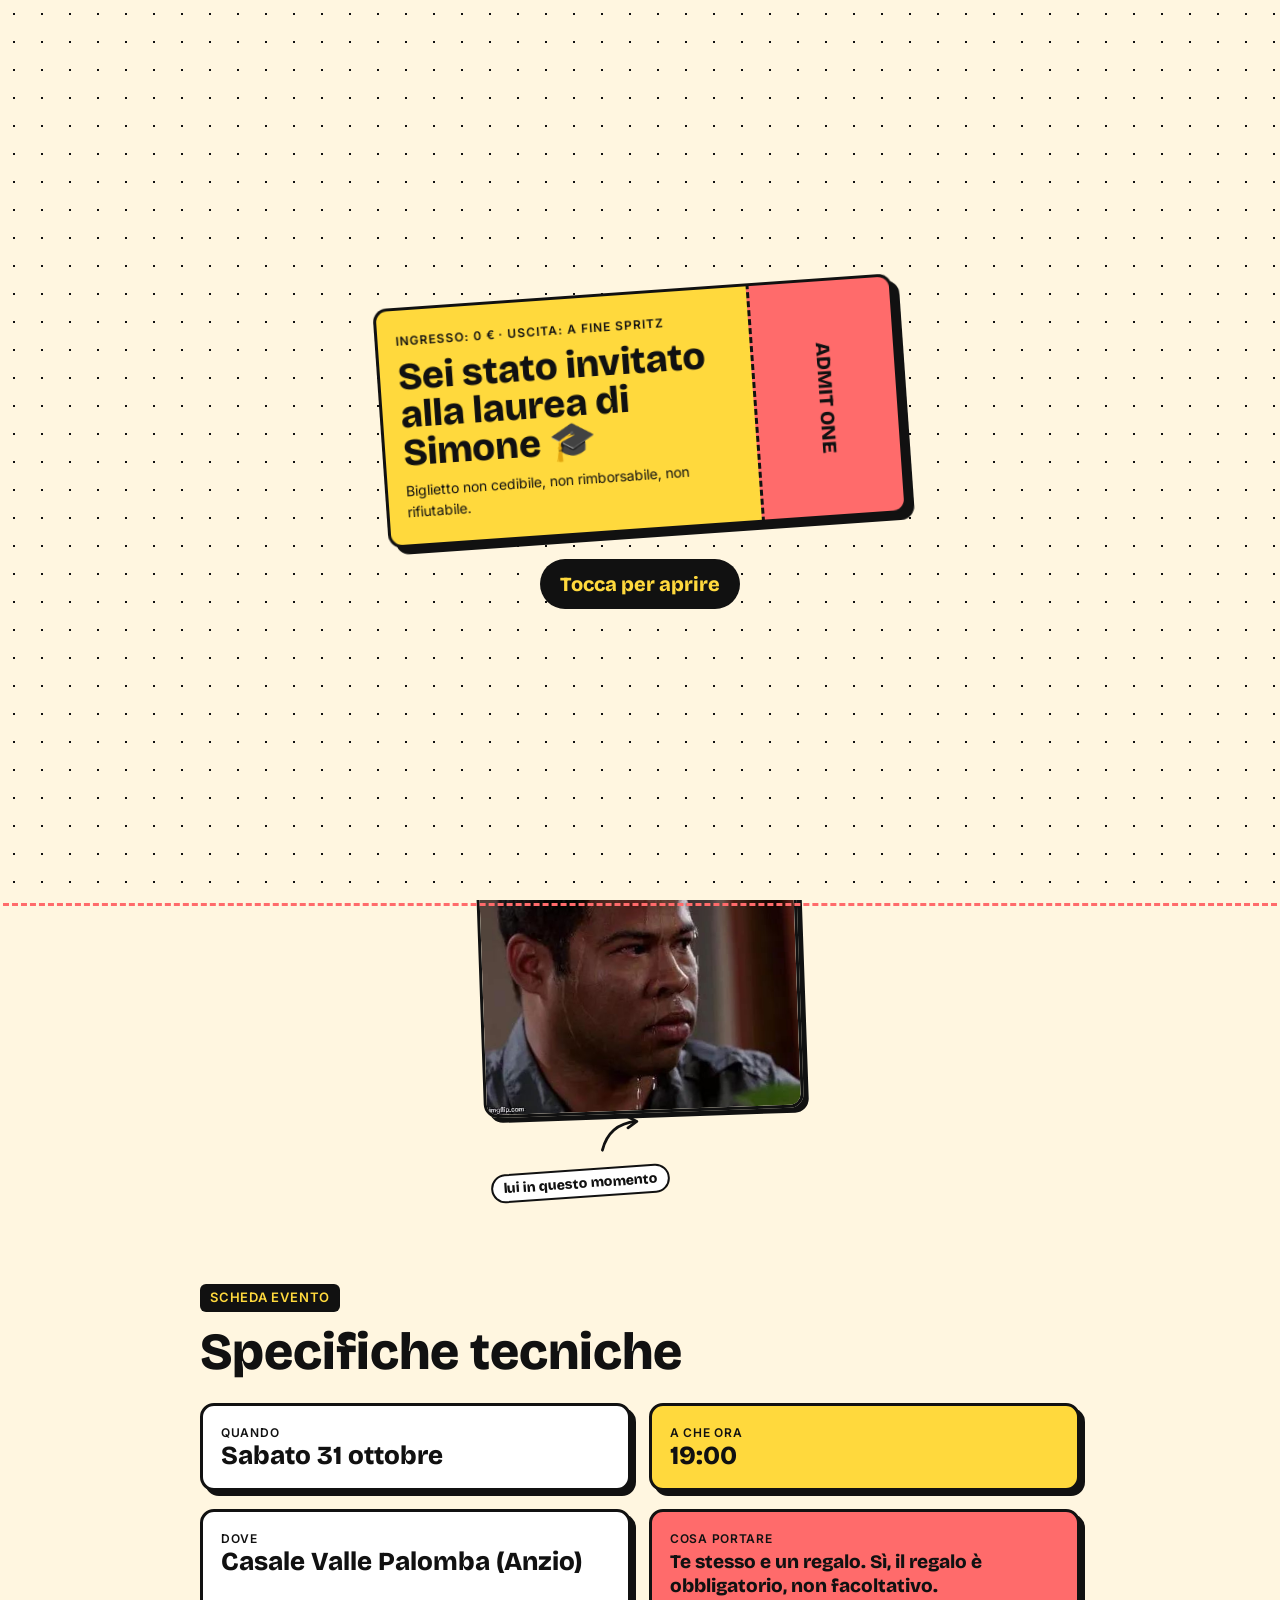
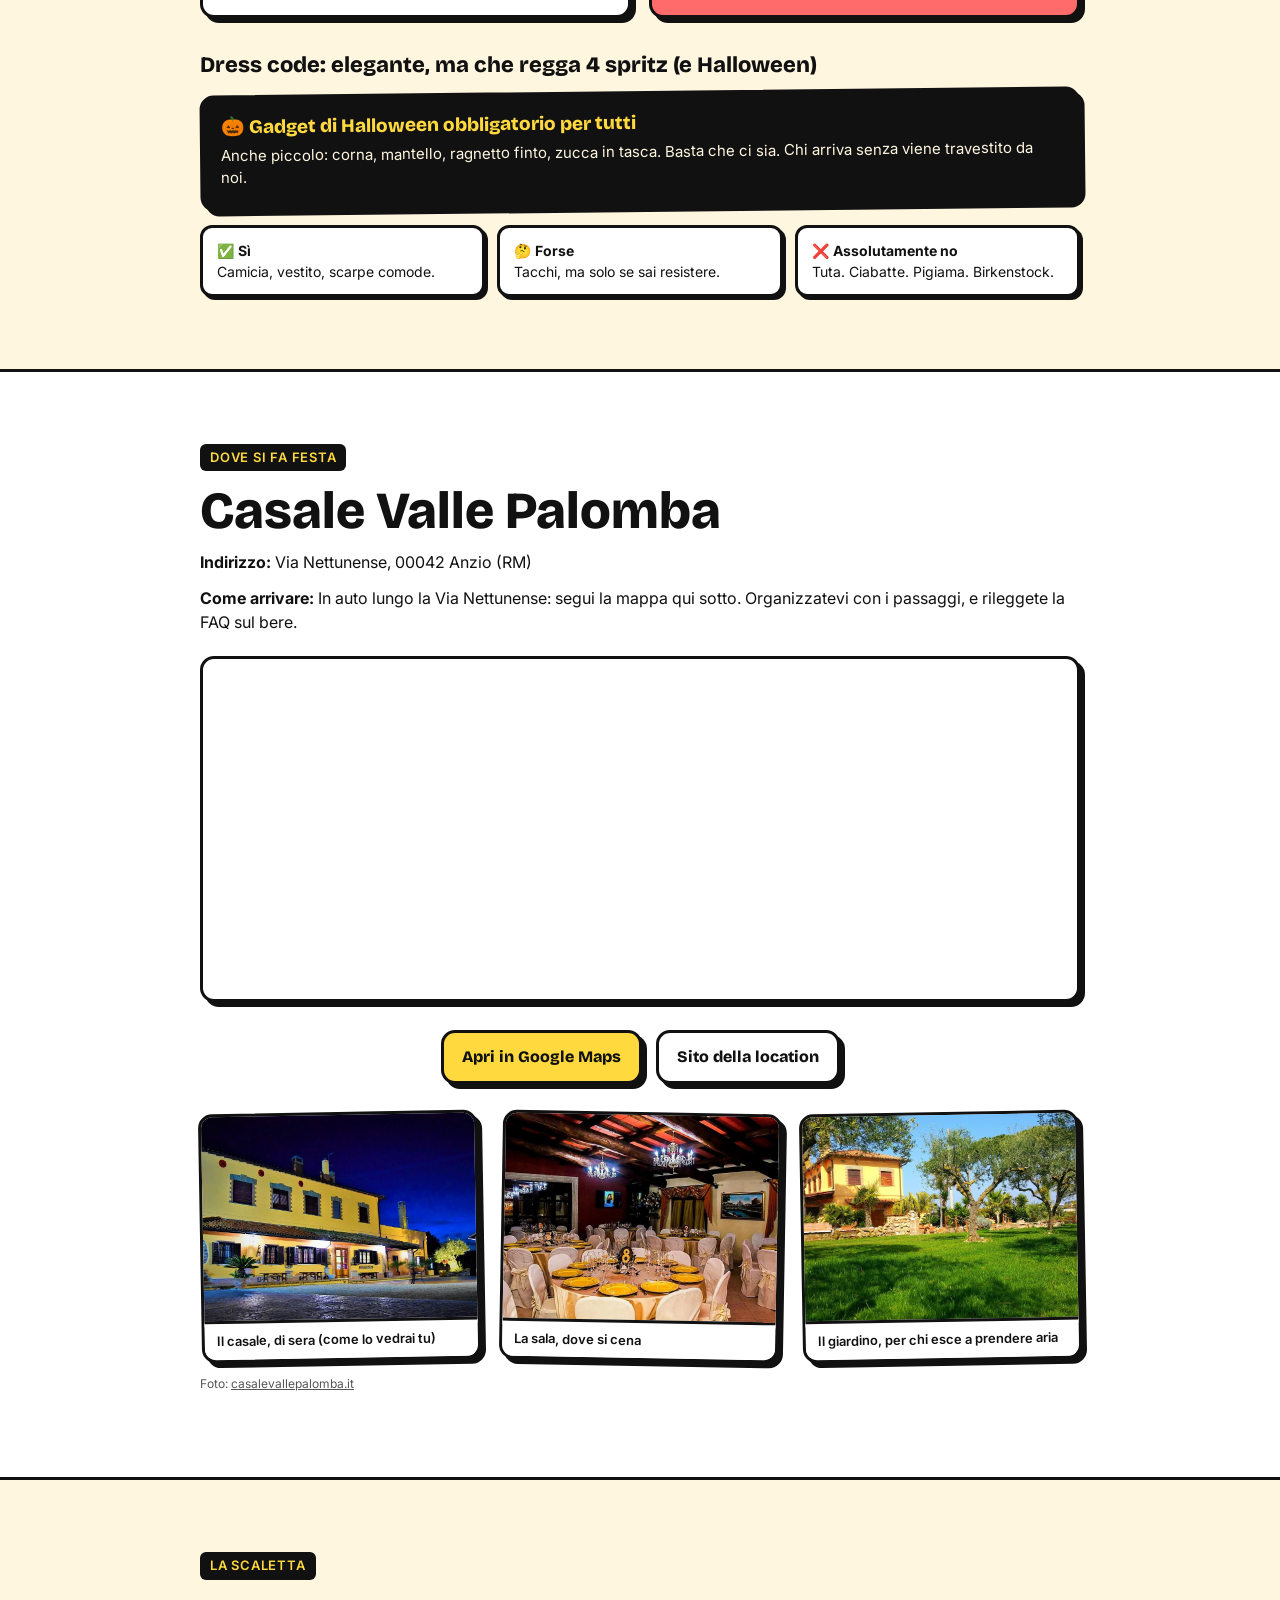
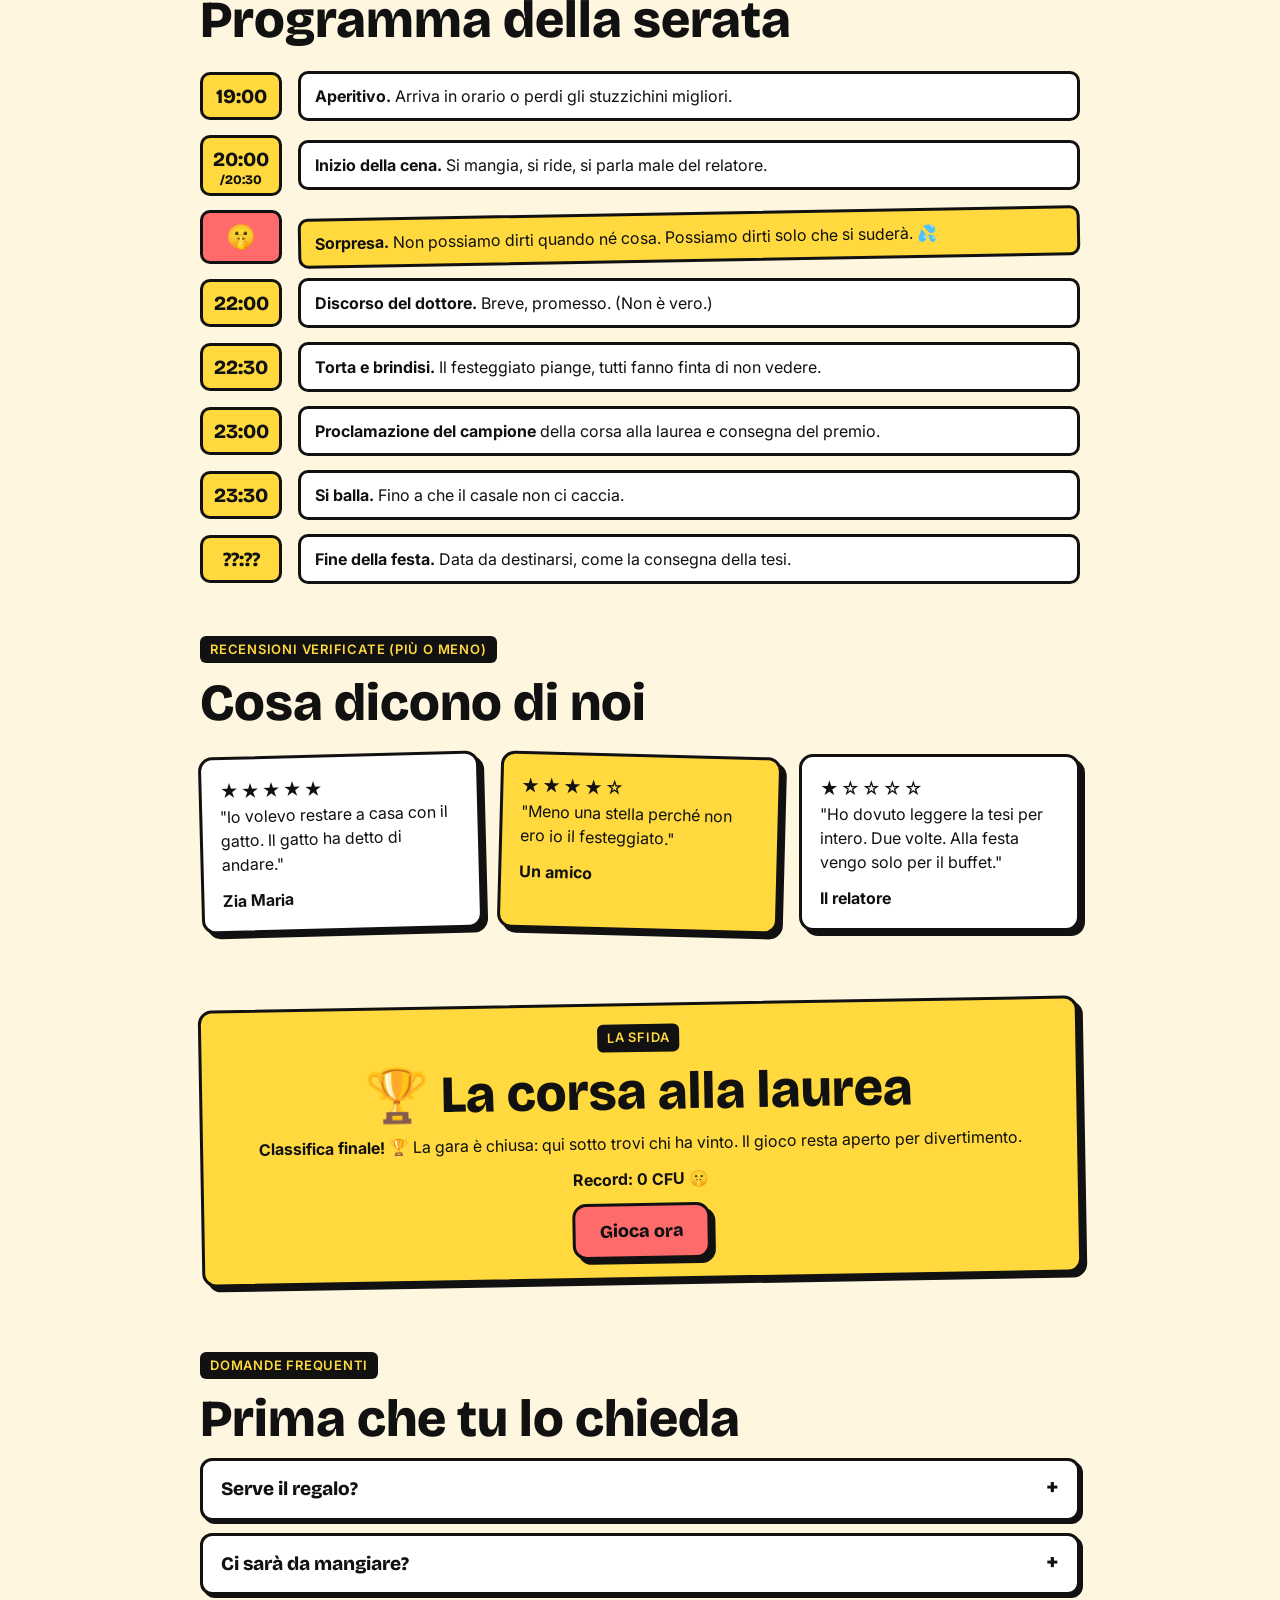
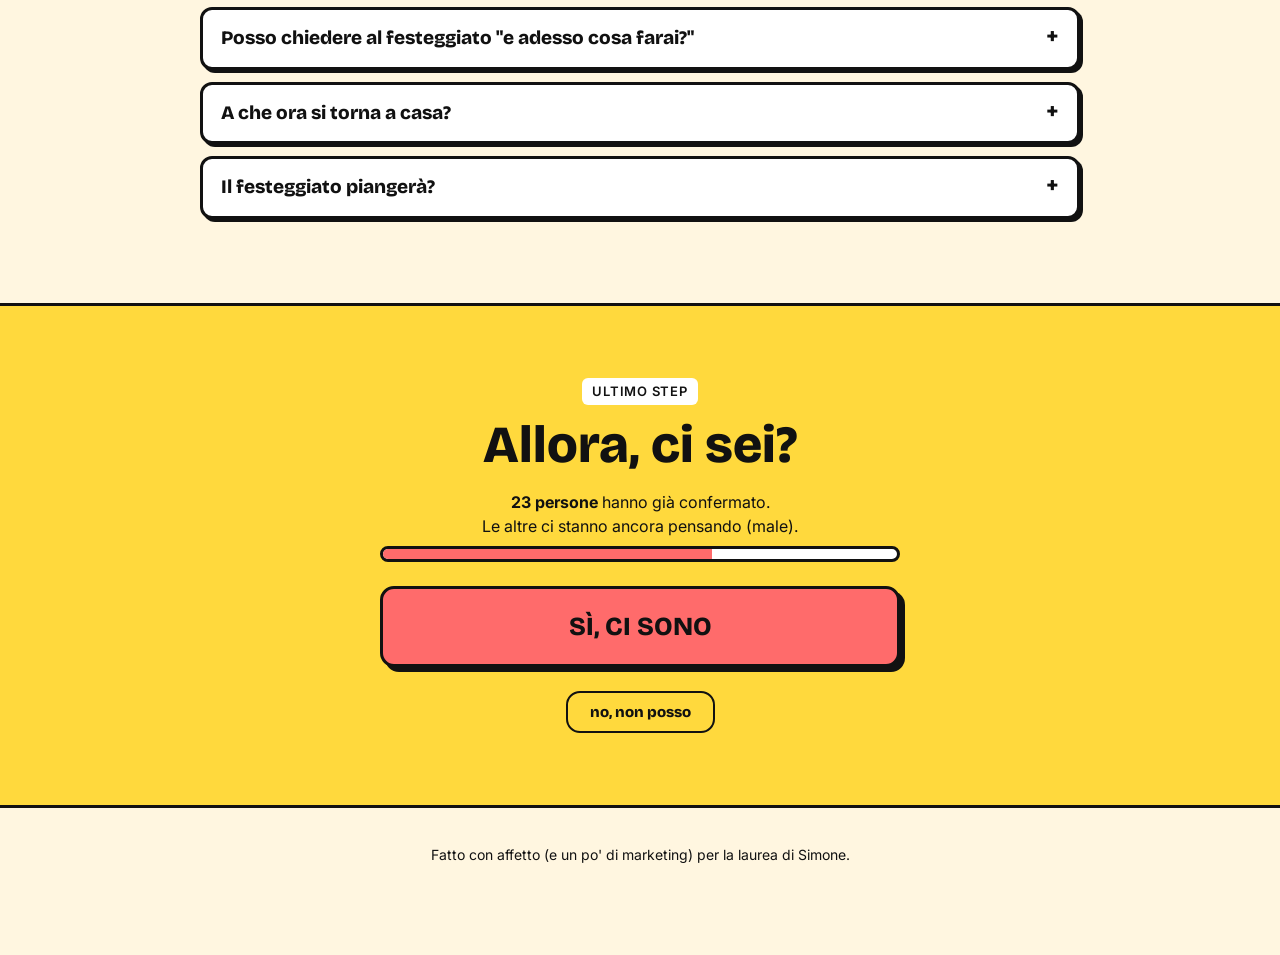
<file: index.html>
<!doctype html>
<html lang="it">
<head>
  <meta charset="utf-8">
  <meta name="viewport" content="width=device-width, initial-scale=1">
  <title>Sei invitato alla laurea di Simone</title>
  <meta name="description" content="Festa di laurea di Simone: sabato 31 ottobre, ore 19:00, Casale Valle Palomba (Anzio). Conferma la presenza prima che il festeggiato si offenda.">
  <meta name="robots" content="noindex, nofollow">
  <meta name="theme-color" content="#FFD93D">
  <!-- Anteprima del link su WhatsApp, Instagram, Telegram -->
  <meta property="og:type" content="website">
  <meta property="og:url" content="https://simonefusco2001.github.io/festa-laurea/">
  <meta property="og:title" content="🎓 Sei stato invitato alla laurea di Simone">
  <meta property="og:description" content="Sabato 31 ottobre, ore 19:00, Casale Valle Palomba (Anzio). Festa a tema Halloween. Apri il biglietto, conferma entro il 23 ottobre e sfida gli altri alla corsa alla laurea: chi fa più punti vince un premio.">
  <meta property="og:image:alt" content="Biglietto giallo: sei stato invitato alla laurea di Simone, sabato 31 ottobre ore 19:00 ad Anzio">
  <meta property="og:image" content="https://simonefusco2001.github.io/festa-laurea/og-image.png?v=59">
  <meta property="og:image:width" content="1200">
  <meta property="og:image:height" content="630">
  <meta property="og:locale" content="it_IT">
  <meta name="twitter:card" content="summary_large_image">
  <link rel="icon" href="data:image/svg+xml,<svg xmlns='http://www.w3.org/2000/svg' viewBox='0 0 100 100'><text y='.9em' font-size='90'>🎓</text></svg>">
  <link rel="apple-touch-icon" href="apple-touch-icon.png">
  <link rel="preconnect" href="https://fonts.googleapis.com">
  <link rel="preconnect" href="https://fonts.gstatic.com" crossorigin>
  <link href="https://fonts.googleapis.com/css2?family=Bricolage+Grotesque:opsz,wght@12..96,500;12..96,800&family=Inter:wght@400;600&display=swap" rel="stylesheet">
  <link rel="stylesheet" href="css/style.css?v=59">
</head>
<body class="locked">

  <!-- Schermata d'ingresso: il biglietto -->
  <div id="splash" role="button" tabindex="0" aria-label="Apri l'invito">
    <div class="ticket" aria-hidden="true">
      <div class="ticket__main">
        <div class="ticket__label">Ingresso: 0 € · Uscita: a fine spritz</div>
        <div class="ticket__title">Sei stato invitato alla laurea di <span data-f="nome">Simone</span> 🎓</div>
        <p class="ticket__sub">Biglietto non cedibile, non rimborsabile, non rifiutabile.</p>
      </div>
      <div class="ticket__stub"><span>ADMIT ONE</span></div>
    </div>
    <div class="splash__hint">Tocca per aprire</div>
  </div>

  <!-- Minigioco: si apre dopo il biglietto e dalla sezione "La sfida" -->
  <div id="game" class="game" hidden role="dialog" aria-modal="true" aria-labelledby="game-title">
    <div class="game__inner">
      <div class="game__topbar">
        <button class="game__top-skip" id="g-close-top" type="button">Salta e vai all'invito ✕</button>
      </div>
      <span class="kicker">Minigioco a premi</span>
      <h2 id="game-title">🏆 La corsa alla laurea</h2>
      <div class="game__stage" id="game-stage">
        <canvas id="game-canvas"></canvas>
        <div class="game__hud"><span>CFU <b id="g-score">0</b></span><span>Record <b id="g-best">0</b></span></div>

        <div class="game__panel" id="g-start">
          <p class="tuto__title">Come si gioca</p>
          <ul class="tuto">
            <li><span class="ico">👆</span><span>Tocca lo schermo per <b>saltare</b> prof, esami e KPI</span></li>
            <li><span class="ico">🌿</span><span>Le <b>corone d'alloro</b> rotolano: salta un attimo prima</span></li>
            <li><span class="ico">📩</span><span>Le <b>DEADLINE</b> sono appese: non si scavalcano, resta a terra e passaci sotto</span></li>
            <li><span class="ico">📈</span><span>Più CFU fai, più si complica (piano piano)</span></li>
          </ul>
          <button class="btn" id="g-play" type="button">Ho capito, gioca</button>
        </div>

        <div class="game__panel" id="g-over" hidden>
          <h3 id="g-over-title">Bocciato!</h3>
          <p>Hai fatto <b id="g-final">0</b> CFU.</p>
          <p class="game__how" id="g-status" role="status">🏆 Il punteggio più alto vince un premio alla festa!</p>
          <div class="game__btns">
            <button class="btn btn--small" id="g-retry" type="button">Riprova</button>
            <button class="btn btn--white btn--small" id="g-exit" type="button">Apri l'invito</button>
          </div>
        </div>
      </div>
      <form id="g-name-form" class="game__name box" hidden>
        <label for="g-nome">Entra in classifica: scrivi nome e cognome</label>
        <input id="g-nome" name="nome" type="text" autocomplete="name" autocapitalize="words" placeholder="Nome Cognome">
        <button class="btn btn--yellow btn--small" type="submit">Salva il mio punteggio</button>
      </form>
      <p class="game__prize">🔒 <b>La gara è chiusa.</b> Puoi ancora giocare per divertimento, ma i punteggi non vengono più salvati. Il vincitore sarà proclamato alla festa.</p>
      <div class="board" data-board-box hidden>
        <h3>Classifica del campionato</h3>
        <ol data-board="10"></ol>
      </div>
      <button class="game__skip" id="g-close" type="button">Salta il gioco e apri l'invito →</button>
    </div>
  </div>

  <nav class="nav" aria-label="Principale">
    <a class="nav__logo" href="#home">🎓</a>
    <div class="nav__links" id="nav-links">
      <a class="nav__link" href="#info">Info</a>
      <a class="nav__link" href="#location">Location</a>
      <a class="nav__link" href="#programma">Programma</a>
      <a class="nav__link" href="#sfida">Gioca</a>
      <a class="nav__link" href="#faq">FAQ</a>
    </div>
    <a class="nav__cta" href="#rsvp">Ci sono!</a>
    <button class="nav__toggle" type="button" aria-label="Menu" aria-expanded="false" aria-controls="nav-links">☰</button>
  </nav>

  <main>
    <!-- HERO -->
    <section class="hero" id="home">
      <div class="stickers">
        <div class="sticker-wrap sticker-wrap--a">
          <span class="sticker-note">il festeggiato</span>
          <svg class="sticker-arrow" viewBox="0 0 60 50" aria-hidden="true"><path d="M8 6 C 14 30, 30 40, 50 42"/><path d="M40 34 L 51 42 L 39 48"/></svg>
          <div class="sticker sticker--a"><img src="img/sticker-simone-bastone.png" alt="Simone con il bastone del viandante"></div>
        </div>
        <div class="sticker-wrap sticker-wrap--b">
          <span class="sticker-note">sempre lui, giuro</span>
          <svg class="sticker-arrow" viewBox="0 0 60 50" aria-hidden="true"><path d="M52 6 C 46 30, 30 40, 10 42"/><path d="M20 34 L 9 42 L 21 48"/></svg>
          <div class="sticker sticker--b"><img src="img/sticker-simone-corona.png" alt="Simone con la coroncina da principessa"></div>
        </div>
      </div>
      <div class="wrap">
        <p class="eyebrow">🎓 Sei invitato alla mia <b>festa di laurea</b></p>
        <h1><span data-f="nome">Simone</span> diventa Dottore.
          <span class="again">(di nuovo)<img class="meme-sticker" src="img/meme-di-nuovo.jpg" alt="Meme di DiCaprio che ride col bicchiere in mano"></span>
        </h1>
        <p class="lead"><mark class="when"><span data-f="dataLabel">Sabato 31 ottobre</span>, ore <span data-f="ora">19:00</span></mark><br>Tu puoi diventare "quello che c'era".</p>
        <a class="btn btn--big" href="#rsvp">Ci sono, ovviamente</a>
        <p class="urgency">⏳ Ultimi posti disponibili: offerta valida entro il <b data-f="scadenzaRisposte">23 ottobre</b></p>
        <div class="countdown" aria-label="Conto alla rovescia">
          <div><b id="cd-d">--</b>giorni</div>
          <div><b id="cd-h">--</b>ore</div>
          <div><b id="cd-m">--</b>min</div>
          <div><b id="cd-s">--</b>sec</div>
        </div>
        <p class="ansia">Il festeggiato è già in ansia.</p>
        <div class="ansia-wrap">
          <span class="sticker-note">lui in questo momento</span>
          <svg class="sticker-arrow" viewBox="0 0 60 50" aria-hidden="true"><path d="M8 6 C 14 30, 30 40, 50 42"/><path d="M40 34 L 51 42 L 39 48"/></svg>
          <img class="meme-ansia" src="img/meme-ansia.jpg" alt="Meme dell'uomo che suda freddo">
        </div>


      </div>
    </section>

    <!-- INFO -->
    <section id="info">
      <div class="wrap">
        <span class="kicker">Scheda evento</span>
        <h2>Specifiche tecniche</h2>
        <div class="grid">
          <div class="box"><span class="k">Quando</span><span class="v" data-f="dataLabel">Sabato 31 ottobre</span></div>
          <div class="box box--yellow"><span class="k">A che ora</span><span class="v" data-f="ora">19:00</span></div>
          <div class="box box--wide"><span class="k">Dove</span><span class="v"><span data-f="locNome">Casale Valle Palomba</span> (Anzio)</span></div>
          <div class="box box--coral box--wide"><span class="k">Cosa portare</span><span class="v v--long">Te stesso e un regalo. Sì, il regalo è obbligatorio, non facoltativo.</span></div>
        </div>
        <h3 style="margin-top:36px">Dress code: elegante, ma che regga 4 spritz (e Halloween)</h3>
        <div class="box box--ink halloween"><span class="halloween__title">🎃 Gadget di Halloween obbligatorio per tutti</span>Anche piccolo: corna, mantello, ragnetto finto, zucca in tasca. Basta che ci sia. Chi arriva senza viene travestito da noi.</div>
        <div class="dress">
          <div>✅ <b>Sì</b><br>Camicia, vestito, scarpe comode.</div>
          <div>🤔 <b>Forse</b><br>Tacchi, ma solo se sai resistere.</div>
          <div>❌ <b>Assolutamente no</b><br>Tuta. Ciabatte. Pigiama. Birkenstock.</div>
        </div>
      </div>
    </section>

    <!-- LOCATION -->
    <section id="location" style="background:var(--white);border-top:var(--border);border-bottom:var(--border)">
      <div class="wrap">
        <span class="kicker">Dove si fa festa</span>
        <h2 data-f="locNome">[Nome location]</h2>
        <p><b>Indirizzo:</b> <span data-f="locIndirizzo">[Via Roma 1, Milano]</span></p>
        <p><b>Come arrivare:</b> <span data-f="locArrivare">[Metro, parcheggio, ecc.]</span></p>
        <div class="map">
          <iframe id="map" title="Posizione della festa sulla mappa" loading="lazy" referrerpolicy="no-referrer-when-downgrade"></iframe>
        </div>
        <div class="loc-btns">
          <a class="btn btn--yellow" id="map-link" href="#" target="_blank" rel="noopener">Apri in Google Maps</a>
          <a class="btn btn--white" href="https://www.casalevallepalomba.it/" target="_blank" rel="noopener">Sito della location</a>
        </div>
        <div class="loc-photos">
          <figure class="photo"><img src="img/location-casale-sera.jpg" alt="Il Casale Valle Palomba illuminato di sera" loading="lazy"><figcaption>Il casale, di sera (come lo vedrai tu)</figcaption></figure>
          <figure class="photo"><img src="img/location-sala.jpg" alt="La sala interna del casale apparecchiata" loading="lazy"><figcaption>La sala, dove si cena</figcaption></figure>
          <figure class="photo"><img src="img/location-giardino.jpg" alt="Il giardino del casale" loading="lazy"><figcaption>Il giardino, per chi esce a prendere aria</figcaption></figure>
        </div>
        <p class="credits">Foto: <a href="https://www.casalevallepalomba.it/" target="_blank" rel="noopener">casalevallepalomba.it</a></p>
      </div>
    </section>

    <!-- PROGRAMMA -->
    <section id="programma">
      <div class="wrap">
        <span class="kicker">La scaletta</span>
        <h2>Programma della serata</h2>
        <ul class="timeline">
          <li><span class="t">19:00</span><span class="d"><b>Aperitivo.</b> Arriva in orario o perdi gli stuzzichini migliori.</span></li>
          <li><span class="t">20:00<small>/20:30</small></span><span class="d"><b>Inizio della cena.</b> Si mangia, si ride, si parla male del relatore.</span></li>
          <li class="surprise"><span class="t">🤫</span><span class="d"><b>Sorpresa.</b> Non possiamo dirti quando né cosa. Possiamo dirti solo che si suderà.&nbsp;💦</span></li>
          <li><span class="t">22:00</span><span class="d"><b>Discorso del dottore.</b> Breve, promesso. (Non è vero.)</span></li>
          <li><span class="t">22:30</span><span class="d"><b>Torta e brindisi.</b> Il festeggiato piange, tutti fanno finta di non vedere.</span></li>
          <li><span class="t">23:00</span><span class="d"><b>Proclamazione del campione</b> della corsa alla laurea e consegna del premio.</span></li>
          <li><span class="t">23:30</span><span class="d"><b>Si balla.</b> Fino a che il casale non ci caccia.</span></li>
          <li><span class="t">??:??</span><span class="d"><b>Fine della festa.</b> Data da destinarsi, come la consegna della tesi.</span></li>
        </ul>

        <span class="kicker" style="margin-top:52px">Recensioni verificate (più o meno)</span>
        <h2>Cosa dicono di noi</h2>
        <div class="reviews">
          <div class="box"><div class="stars">★★★★★</div><p>"Io volevo restare a casa con il gatto. Il gatto ha detto di andare."</p><b>Zia Maria</b></div>
          <div class="box"><div class="stars">★★★★☆</div><p>"Meno una stella perché non ero io il festeggiato."</p><b>Un amico</b></div>
          <div class="box"><div class="stars">★☆☆☆☆</div><p>"Ho dovuto leggere la tesi per intero. Due volte. Alla festa vengo solo per il buffet."</p><b>Il relatore</b></div>
        </div>
      </div>
    </section>

    <!-- SFIDA (minigioco) -->
    <section id="sfida" style="padding-top:0">
      <div class="wrap">
        <div class="box box--yellow sfida">
          <span class="kicker">La sfida</span>
          <h2>🏆 La corsa alla laurea</h2>
          <p><b>La gara è chiusa! 🔒</b> Il gioco resta aperto per divertimento, ma i punteggi non vengono più salvati. Il vincitore sarà svelato alla festa.</p>
          <p><b>Record: <span id="sfida-record">???</span> CFU 🤫</b></p>
          <div class="board board--page" data-board-box hidden>
            <h3>Top 5 del campionato</h3>
            <ol data-board="5"></ol>
          </div>
          <button class="btn" id="btn-gioca" type="button">Gioca ora</button>
        </div>
      </div>
    </section>

    <!-- FAQ -->
    <section id="faq" style="padding-top:0">
      <div class="wrap">
        <span class="kicker">Domande frequenti</span>
        <h2>Prima che tu lo chieda</h2>
        <details><summary>Serve il regalo?</summary><p>Sì, è obbligatorio. Ma dopo la conferma troverai una pagina molto onesta che ti aiuta a scegliere.</p></details>
        <details><summary>Ci sarà da mangiare?</summary><p>Sì: menù tutto di pesce, da chef stellati. E soprattutto da bere. L'obiettivo ufficiale della serata è ubriacarsi, quindi organizzati: chi guida non beve, chi beve non guida. Segnala allergie e intolleranze quando confermi.</p></details>
        <details><summary>Posso chiedere al festeggiato "e adesso cosa farai?"</summary><p>No. È la domanda vietata della serata. Chi la fa paga un giro a tutto il tavolo.</p></details>
        <details><summary>A che ora si torna a casa?</summary><p>Quando finisce lo spritz. Quindi, statisticamente, mai.</p></details>
        <details><summary>Il festeggiato piangerà?</summary><p>Probabile. Porta i fazzoletti, o almeno non filmare.</p></details>
      </div>
    </section>

    <!-- RSVP -->
    <section class="rsvp" id="rsvp">
      <div class="wrap rsvp-box">
        <span class="kicker" style="background:var(--white);color:var(--ink)">Ultimo step</span>
        <h2>Allora, ci sei?</h2>
        <div class="proof">
          <div id="proof-many" hidden>
            <b><span id="count-yes">0</span> persone</b> hanno già confermato.<br>Le altre ci stanno ancora pensando (male).
            <div class="bar"><i id="bar-fill"></i></div>
          </div>
          <p id="proof-few">Le conferme sono appena aperte: <b>i primi a rispondere</b> si guadagnano la stima eterna del festeggiato (e un posto vicino al buffet).</p>
        </div>

        <!-- Scelta iniziale -->
        <div class="step is-active" id="step-choice">
          <div class="rsvp-actions">
            <button class="btn btn--big" id="btn-yes" type="button">SÌ, CI SONO</button>
            <button class="btn btn--ghost" id="btn-no" type="button">no, non posso</button>
          </div>
        </div>

        <!-- Percorso del no -->
        <div class="step" id="step-no1">
          <div class="panel panel--shout">
            <h3>Ehm, sei sicuro?</h3>
            <p>Ho già ordinato la torta.</p>
            <div class="row row--2">
              <button class="btn btn--yellow btn--small" data-go="yes" type="button">Ok, vengo</button>
              <button class="btn btn--white btn--small" data-go="no2" type="button">Sì, sicuro</button>
            </div>
          </div>
        </div>
        <div class="step" id="step-no2">
          <div class="panel panel--shout box--yellow">
            <h3>Il festeggiato è molto permaloso.</h3>
            <p>Ripensaci. Ti prego. Per la torta.</p>
            <div class="row">
              <button class="btn btn--big" data-go="yes" type="button">OK, VENGO</button>
              <button class="btn btn--ghost" data-go="no3" type="button">non posso davvero</button>
            </div>
          </div>
        </div>
        <div class="step" id="step-no3">
          <form class="panel" id="form-no" novalidate>
            <h3>Almeno dimmi il motivo.</h3>
            <p>Così lo so e non lo prendo sul personale.</p>
            <div data-name-field></div>
            <label for="no-reason">Motivo</label>
            <select id="no-reason" name="reason">
              <option>Ho un impegno inevitabile</option>
              <option>Sono in ferie</option>
              <option>Ho paura del festeggiato</option>
              <option>Altro</option>
            </select>
            <label for="no-note">Vuoi aggiungere altro? (facoltativo)</label>
            <textarea id="no-note" name="note" rows="2"></textarea>
            <div class="err" role="alert"></div>
            <p class="privacy" data-privacy></p>
            <button class="btn btn--white" type="submit">Invia la risposta</button>
          </form>
        </div>
        <div class="step" id="step-no-done">
          <div class="panel panel--shout box--coral">
            <h3>Registrato.</h3>
            <p>Il festeggiato ti perdonerà (forse). Se cambi idea, questo link resta valido.</p>
            <button class="btn btn--yellow btn--small" data-go="yes" type="button">Ho cambiato idea, vengo</button>
          </div>
        </div>

        <!-- Percorso del sì -->
        <div class="step" id="step-yes">
          <form class="panel" id="form-yes" novalidate>
            <h3>Benvenuto a bordo.</h3>
            <p>Ancora due cose e sei dentro.</p>
            <div data-name-field></div>
            <div class="label-row">
              <label for="yes-allergie">Allergie o intolleranze <span class="muted">(si mangerà pesce 🐟)</span></label>
              <button class="info-btn" type="button" aria-expanded="false" aria-controls="menu-info" aria-label="Info sul menù">i</button>
            </div>
            <input id="yes-allergie" name="allergie" type="text" placeholder="Nessuna, mangio anche il polpo">
            <div class="err" role="alert"></div>
            <p class="privacy" data-privacy></p>
            <button class="btn btn--big" type="submit">Conferma e vai ai regali</button>
          </form>
        </div>
        <div class="step" id="step-yes-done">
          <div class="panel panel--shout box--coral">
            <h3>Sei dentro!&nbsp;🎉</h3>
            <p>Ti porto alla pagina dei regali…</p>
            <a class="btn btn--yellow btn--small" href="regali.html">Vai subito ai regali</a>
          </div>
        </div>
      </div>
    </section>
  </main>

  <!-- Pop-up con le info sul menù di pesce -->
  <div class="modal" id="menu-info" hidden role="dialog" aria-modal="true" aria-labelledby="menu-info-title">
    <div class="modal__card">
      <button class="modal__x" type="button" aria-label="Chiudi">✕</button>
      <h3 id="menu-info-title">🐟 Menù tutto di pesce</h3>
      <p>Ancora in fase di definizione, ma da chef stellati (forse). Le aspettative sono già altissime.</p>
      <p>Se il pesce per te è un problema scrivilo nel campo allergie e intolleranze. Preferiamo cambiarti il piatto piuttosto che accompagnarti al pronto soccorso.</p>
    </div>
  </div>

  <footer>
    <div class="wrap">Fatto con affetto (e un po' di marketing) per la laurea di <span data-f="nome">Simone</span>.</div>
  </footer>

  <script src="js/config.js?v=59"></script>
  <script src="js/common.js?v=59"></script>
  <script src="js/game.js?v=59"></script>
  <script src="js/main.js?v=59"></script>
</body>
</html>
</file>
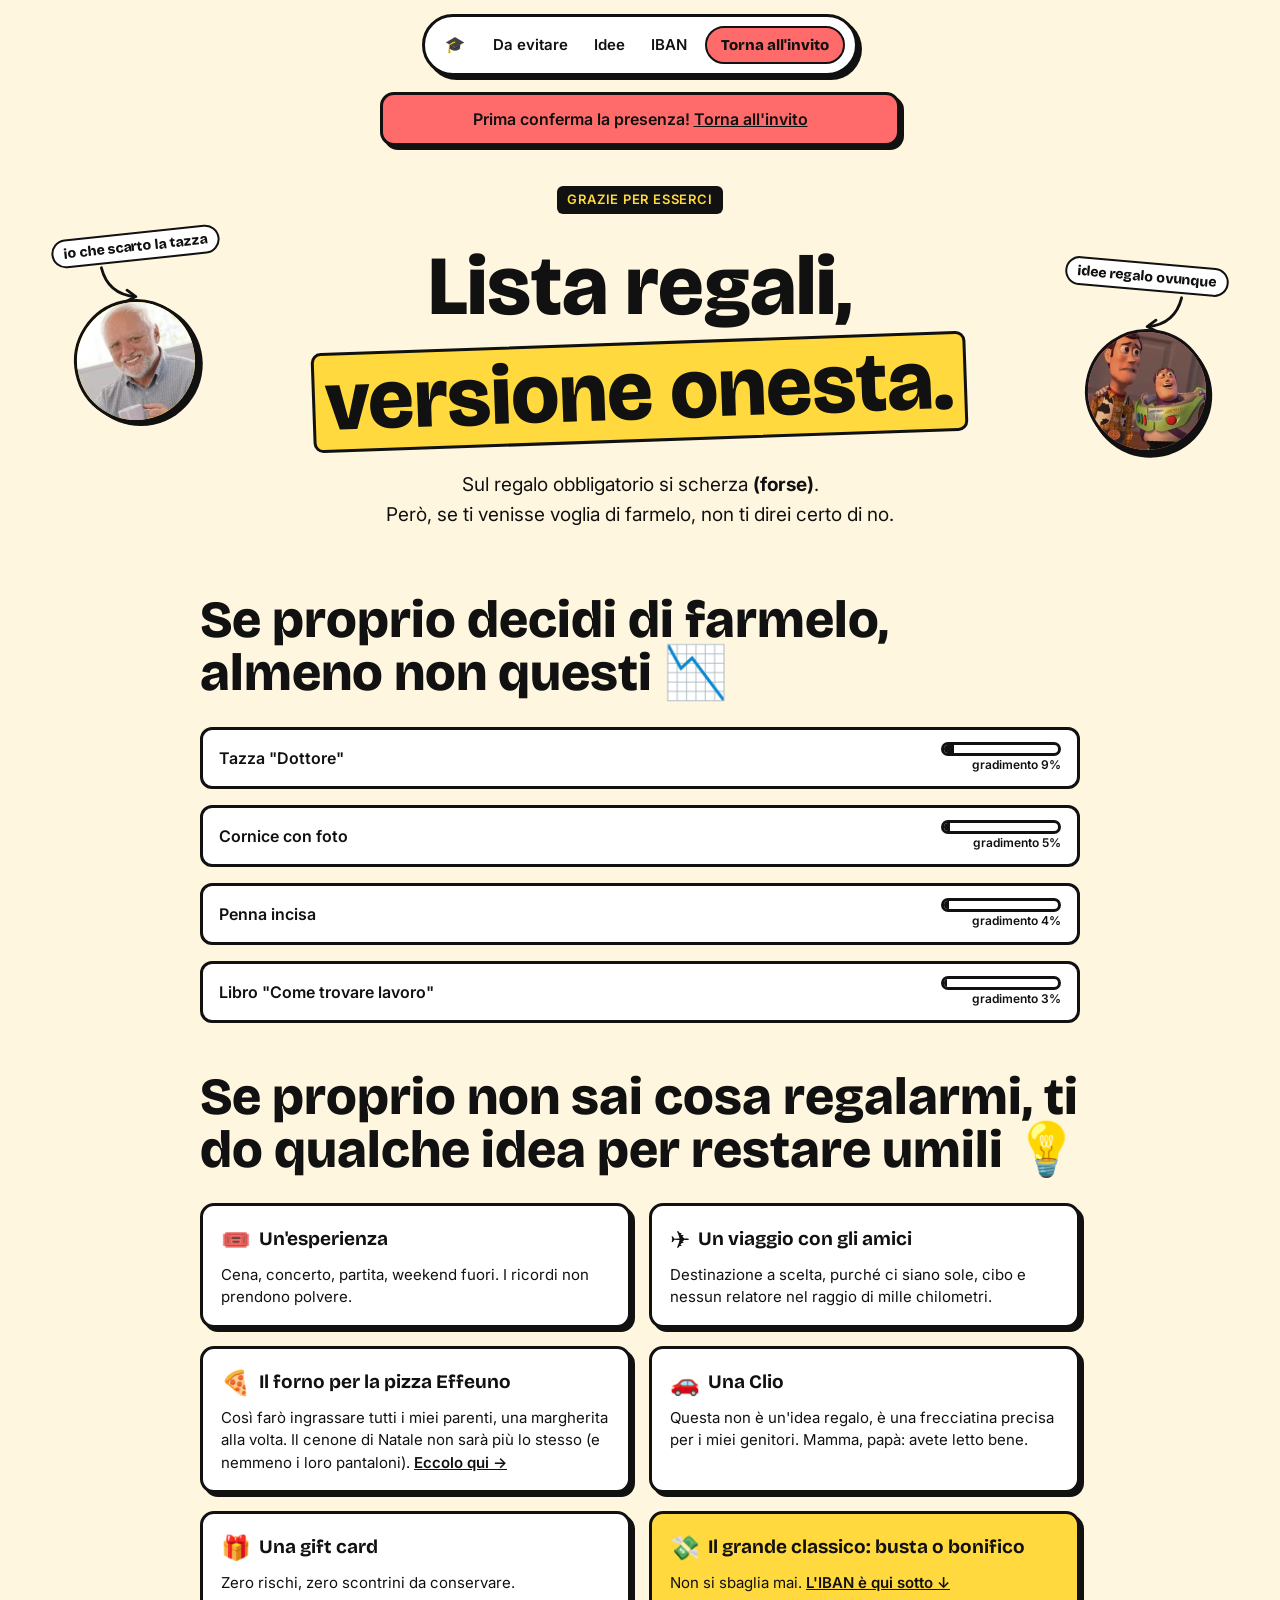
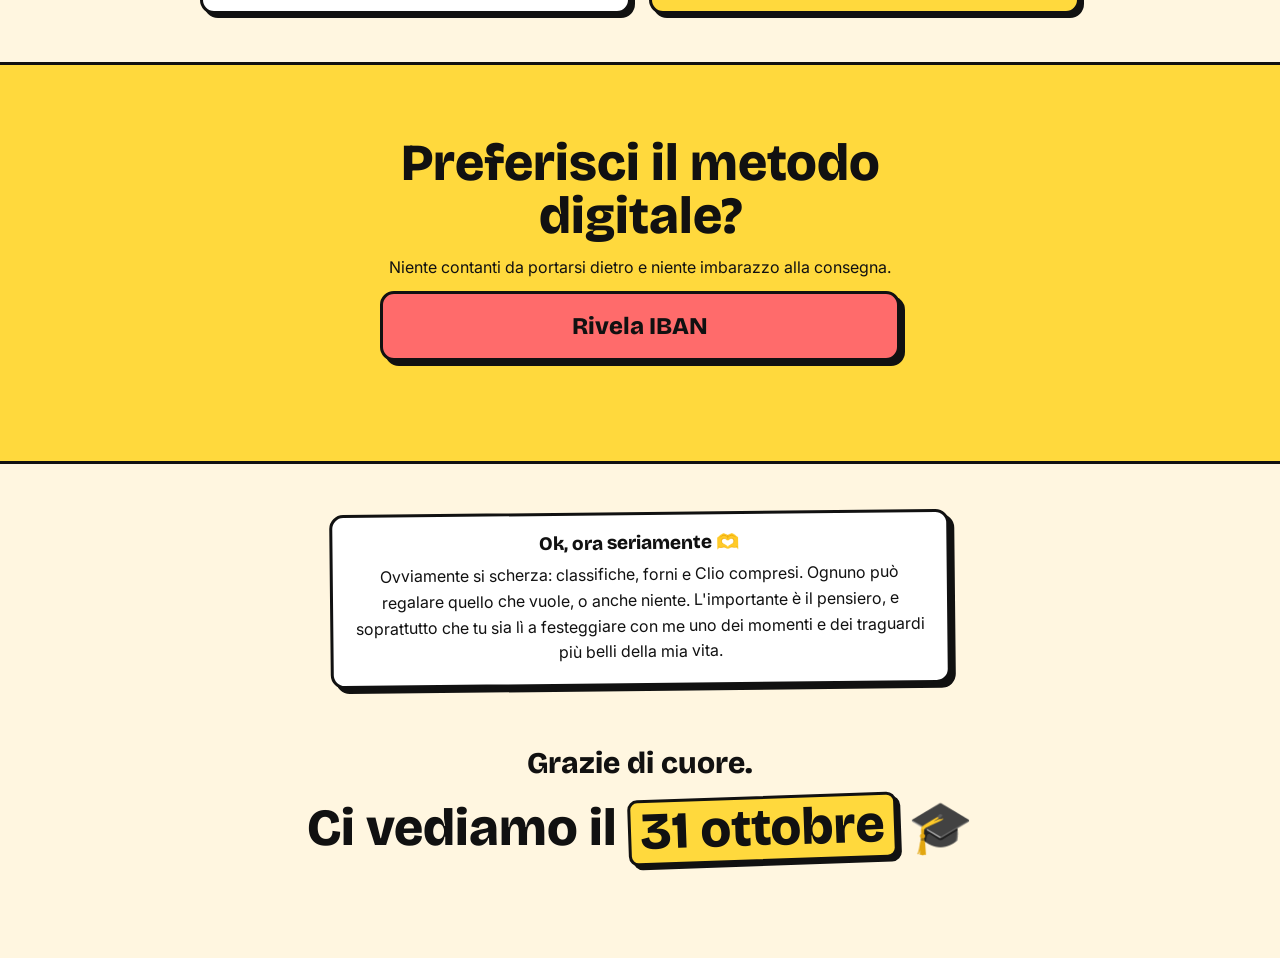
<file: regali.html>
<!doctype html>
<html lang="it">
<head>
  <meta charset="utf-8">
  <meta name="viewport" content="width=device-width, initial-scale=1">
  <title>Lista regali, versione onesta</title>
  <meta name="robots" content="noindex, nofollow">
  <meta name="theme-color" content="#FFD93D">
  <link rel="icon" href="data:image/svg+xml,<svg xmlns='http://www.w3.org/2000/svg' viewBox='0 0 100 100'><text y='.9em' font-size='90'>🎓</text></svg>">
  <link rel="apple-touch-icon" href="apple-touch-icon.png">
  <link rel="preconnect" href="https://fonts.googleapis.com">
  <link rel="preconnect" href="https://fonts.gstatic.com" crossorigin>
  <link href="https://fonts.googleapis.com/css2?family=Bricolage+Grotesque:opsz,wght@12..96,500;12..96,800&family=Inter:wght@400;600&display=swap" rel="stylesheet">
  <link rel="stylesheet" href="css/style.css?v=59">
</head>
<body>
  <div class="notice" id="notice" hidden>Prima conferma la presenza! <a href="index.html#rsvp">Torna all'invito</a></div>

  <nav class="nav" aria-label="Principale">
    <a class="nav__logo" href="index.html">🎓</a>
    <div class="nav__links" id="nav-links">
      <a class="nav__link" href="#evitare">Da evitare</a>
      <a class="nav__link" href="#idee">Idee</a>
      <a class="nav__link" href="#iban">IBAN</a>
    </div>
    <a class="nav__cta" href="index.html">Torna all'invito</a>
    <button class="nav__toggle" type="button" aria-label="Menu" aria-expanded="false" aria-controls="nav-links">☰</button>
  </nav>

  <main>
    <section class="gift-hero" id="top">
      <div class="stickers">
        <div class="sticker-wrap sticker-wrap--a">
          <span class="sticker-note">io che scarto la tazza</span>
          <svg class="sticker-arrow" viewBox="0 0 60 50" aria-hidden="true"><path d="M8 6 C 14 30, 30 40, 50 42"/><path d="M40 34 L 51 42 L 39 48"/></svg>
          <div class="sticker sticker--a"><img src="img/sticker-harold.jpg" alt="Meme di Harold che sorride con dolore"></div>
        </div>
        <div class="sticker-wrap sticker-wrap--b">
          <span class="sticker-note">idee regalo ovunque</span>
          <svg class="sticker-arrow" viewBox="0 0 60 50" aria-hidden="true"><path d="M52 6 C 46 30, 30 40, 10 42"/><path d="M20 34 L 9 42 L 21 48"/></svg>
          <div class="sticker sticker--b"><img src="img/sticker-buzz.jpg" alt="Meme di Buzz e Woody"></div>
        </div>
      </div>
      <div class="wrap">
        <span class="kicker">Grazie per esserci</span>
        <h1>Lista regali, <span class="hl">versione onesta.</span></h1>
        <p class="gift-lead">Sul regalo obbligatorio si scherza <b>(forse)</b>.<br>Però, se ti venisse voglia di farmelo, non ti direi certo di no.</p>
      </div>
    </section>

    <section id="evitare" class="gift-sec">
      <div class="wrap">
        <div class="gift-head">
          <h2>Se proprio decidi di farmelo, almeno non questi&nbsp;📉</h2>
        </div>
        <div class="rank">
          <div class="r"><span class="n">Tazza "Dottore"</span><div><div class="bar"><i class="low" style="width:9%"></i></div><div class="pct">gradimento 9%</div></div></div>
          <div class="r"><span class="n">Cornice con foto</span><div><div class="bar"><i class="low" style="width:5%"></i></div><div class="pct">gradimento 5%</div></div></div>
          <div class="r"><span class="n">Penna incisa</span><div><div class="bar"><i class="low" style="width:4%"></i></div><div class="pct">gradimento 4%</div></div></div>
          <div class="r"><span class="n">Libro "Come trovare lavoro"</span><div><div class="bar"><i class="low" style="width:3%"></i></div><div class="pct">gradimento 3%</div></div></div>
        </div>
      </div>
    </section>

    <section id="idee" class="gift-sec">
      <div class="wrap">
        <div class="gift-head">
          <h2>Se proprio non sai cosa regalarmi, ti do qualche idea per restare umili&nbsp;💡</h2>
        </div>
        <div class="ideas">
          <div class="idea"><span class="ico">🎟️</span><b>Un'esperienza</b><p>Cena, concerto, partita, weekend fuori. I ricordi non prendono polvere.</p></div>
          <div class="idea"><span class="ico">✈️</span><b>Un viaggio con gli amici</b><p>Destinazione a scelta, purché ci siano sole, cibo e nessun relatore nel raggio di mille chilometri.</p></div>
          <div class="idea"><span class="ico">🍕</span><b>Il forno per la pizza Effeuno</b><p>Così farò ingrassare tutti i miei parenti, una margherita alla volta. Il cenone di Natale non sarà più lo stesso (e nemmeno i loro pantaloni). <a href="https://www.effeuno.biz/en/collections/easy-pizza-pro" target="_blank" rel="noopener">Eccolo qui →</a></p></div>
          <div class="idea"><span class="ico">🚗</span><b>Una Clio</b><p>Questa non è un'idea regalo, è una frecciatina precisa per i miei genitori. Mamma, papà: avete letto bene.</p></div>
          <div class="idea"><span class="ico">🎁</span><b>Una gift card</b><p>Zero rischi, zero scontrini da conservare.</p></div>
          <div class="idea idea--top"><span class="ico">💸</span><b>Il grande classico: busta o bonifico</b><p>Non si sbaglia mai. <a href="#iban">L'IBAN è qui sotto ↓</a></p></div>
        </div>
      </div>
    </section>

    <section class="rsvp" id="iban">
      <div class="wrap rsvp-box">
        <h2>Preferisci il metodo digitale?</h2>
        <p>Niente contanti da portarsi dietro e niente imbarazzo alla consegna.</p>
        <div id="iban-closed"><button class="btn btn--big" id="btn-iban" type="button">Rivela IBAN</button></div>
        <div id="iban-open" class="panel panel--shout" hidden>
          <b>Intestato a</b> <span data-f="nome">Simone</span>
          <div class="iban" id="iban-text">…</div>
          <button class="btn btn--yellow btn--small" id="btn-copy" type="button">Copia IBAN</button>
          <p style="margin:12px 0 0;font-size:14px">Causale suggerita: <b>"Per il dottore"</b></p>
        </div>
        <div class="err" id="iban-err" role="alert"></div>
      </div>
    </section>
  </main>

  <section class="disclaimer">
    <div class="wrap">
      <div class="box">
        <h3>Ok, ora seriamente&nbsp;🫶</h3>
        <p>Ovviamente si scherza: classifiche, forni e Clio compresi. Ognuno può regalare quello che vuole, o anche niente. L'importante è il pensiero, e soprattutto che tu sia lì a festeggiare con me uno dei momenti e dei traguardi più belli della mia vita.</p>
      </div>
    </div>
  </section>

  <footer class="bye"><div class="wrap">
    <p class="bye__thanks">Grazie di cuore.</p>
    <p class="bye__see">Ci vediamo il <span class="bye__date">31 ottobre</span>&nbsp;🎓</p>
  </div></footer>

  <script src="js/config.js?v=59"></script>
  <script src="js/common.js?v=59"></script>
  <script src="js/regali.js?v=59"></script>
</body>
</html>
</file>
<file: css/style.css>
:root {
  --cream: #FFF6E0;
  --yellow: #FFD93D;
  --coral: #FF6B6B;
  --ink: #111111;
  --white: #ffffff;
  --border: 3px solid var(--ink);
  --shadow: 5px 5px 0 var(--ink);
  --radius: 14px;
  --font-head: 'Bricolage Grotesque', system-ui, sans-serif;
  --font-body: 'Inter', system-ui, sans-serif;
}

* { box-sizing: border-box; }
html { scroll-behavior: smooth; scroll-padding-top: 84px; }
body {
  margin: 0;
  background: var(--cream);
  color: var(--ink);
  font-family: var(--font-body);
  font-size: 16px;
  line-height: 1.5;
  -webkit-font-smoothing: antialiased;
}
body.locked { overflow: hidden; }
img { max-width: 100%; display: block; }
h1, h2, h3 { font-family: var(--font-head); font-weight: 800; line-height: 1.02; margin: 0 0 12px; }
h1 { font-size: clamp(40px, 11vw, 84px); }
h2 { font-size: clamp(26px, 7.2vw, 52px); }
h3 { font-size: 22px; }
p { margin: 0 0 12px; }
a { color: inherit; }
.sr-only { position: absolute; width: 1px; height: 1px; overflow: hidden; clip: rect(0 0 0 0); }

.wrap { max-width: 920px; margin: 0 auto; padding: 0 20px; }
section { padding: 72px 0; }
@media (max-width: 600px) { section { padding: 52px 0; } }
.kicker {
  display: inline-block; font-weight: 600; font-size: 13px; text-transform: uppercase;
  letter-spacing: .06em; background: var(--ink); color: var(--yellow);
  padding: 4px 10px; border-radius: 6px; margin-bottom: 14px;
}

/* ---------- Bottoni e box ---------- */
.btn {
  display: inline-block; cursor: pointer; text-align: center; text-decoration: none;
  font-family: var(--font-head); font-weight: 800; font-size: 18px; color: var(--ink);
  background: var(--coral); border: var(--border); border-radius: var(--radius);
  box-shadow: var(--shadow); padding: 14px 24px;
  transition: transform .12s, box-shadow .12s;
}
.btn:hover { transform: translate(-2px, -2px); box-shadow: 7px 7px 0 var(--ink); }
.btn:active { transform: translate(4px, 4px); box-shadow: 1px 1px 0 var(--ink); }
.btn--yellow { background: var(--yellow); }
.btn--white { background: var(--white); }
.btn--big { font-size: 24px; padding: 18px 32px; width: 100%; }
.btn--small { font-size: 14px; padding: 8px 14px; box-shadow: 3px 3px 0 var(--ink); }
.btn--ghost {
  background: transparent; box-shadow: none; border-width: 2px; font-size: 14px; padding: 8px 14px;
}
.box {
  background: var(--white); border: var(--border); border-radius: var(--radius);
  box-shadow: var(--shadow); padding: 18px;
}
.box--yellow { background: var(--yellow); }
.box--coral { background: var(--coral); }
:focus-visible { outline: 3px dashed var(--coral); outline-offset: 3px; }

/* ---------- Splash / biglietto ---------- */
#splash {
  position: fixed; inset: 0; z-index: 1000; background: var(--cream);
  display: flex; flex-direction: column; align-items: center; justify-content: center;
  gap: 28px; padding: 20px; cursor: pointer; text-align: center;
  background-image: radial-gradient(var(--ink) 1.5px, transparent 1.5px);
  background-size: 28px 28px;
  transition: transform .7s cubic-bezier(.7, 0, .3, 1);
}
#splash.gone { transform: translateY(-105%); pointer-events: none; }
.ticket {
  position: relative; display: flex; width: min(92vw, 520px);
  transform: rotate(-4deg); filter: drop-shadow(7px 7px 0 var(--ink));
  animation: wobble 2.4s ease-in-out infinite;
}
@keyframes wobble { 50% { transform: rotate(-2deg) translateY(-6px); } }
.ticket__main, .ticket__stub {
  background: var(--yellow); border: var(--border); padding: 22px 18px;
  transition: transform .8s cubic-bezier(.6, 0, .4, 1), opacity .8s;
}
.ticket__main { flex: 1; border-right: 0; border-radius: var(--radius) 0 0 var(--radius); text-align: left; }
.ticket__stub {
  width: 28%; border-style: solid; border-left: 3px dashed var(--ink);
  border-radius: 0 var(--radius) var(--radius) 0; background: var(--coral);
  display: flex; align-items: center; justify-content: center;
}
.ticket__stub span { font-family: var(--font-head); font-weight: 800; font-size: 20px; transform: rotate(90deg); white-space: nowrap; }
.ticket__label { font-size: 12px; font-weight: 600; text-transform: uppercase; letter-spacing: .08em; }
.ticket__title { font-family: var(--font-head); font-weight: 800; font-size: clamp(26px, 7vw, 38px); line-height: 1; margin: 8px 0; }
.ticket__sub { font-size: 14px; margin: 0; }
#splash.open .ticket { animation: none; }
#splash.open .ticket__stub { transform: translate(40px, 120px) rotate(24deg); opacity: 0; }
#splash.open .ticket__main { transform: translate(-30px, -80px) rotate(-10deg); opacity: 0; }
.splash__hint {
  font-family: var(--font-head); font-weight: 800; font-size: 20px;
  background: var(--ink); color: var(--yellow); padding: 10px 20px; border-radius: 999px;
  animation: pulse 1.4s ease-in-out infinite;
}
@keyframes pop { from { opacity: 0; transform: scale(.7); } }
@keyframes pulse { 50% { transform: scale(1.07); } }

/* ---------- Minigioco ---------- */
.game {
  position: fixed; inset: 0; z-index: 900; background: var(--cream); overflow-y: auto;
  display: flex; padding: 14px 14px 28px;
}
.game[hidden] { display: none; }
/* margin:auto centra in verticale senza tagliare la parte alta quando il contenuto è più lungo dello schermo */
.game__inner { width: 100%; max-width: 720px; text-align: center; margin: auto; }
.game__topbar { display: flex; justify-content: flex-end; margin-bottom: 14px; }
.game__inner h2 { font-size: clamp(30px, 8vw, 46px); }
.game__stage {
  position: relative; border: var(--border); border-radius: var(--radius); box-shadow: var(--shadow);
  overflow: hidden; background: var(--cream); touch-action: manipulation; user-select: none; -webkit-user-select: none;
  cursor: pointer;
}
.game__stage canvas { display: block; width: 100%; }
.game__stage.shake { animation: shake .35s; }
@keyframes shake { 25% { transform: translateX(-6px); } 75% { transform: translateX(6px); } }
.game__hud {
  position: absolute; top: 8px; left: 10px; right: 10px; display: flex; justify-content: space-between;
  font-family: var(--font-head); font-weight: 800; font-size: 15px; pointer-events: none;
}
.game__hud b { font-size: 20px; }
.game__panel {
  position: absolute; inset: 0; display: flex; flex-direction: column; align-items: center; justify-content: center;
  gap: 4px; padding: 14px; background: rgba(255, 246, 224, .9); cursor: default;
}
.game__panel[hidden] { display: none; }
.game__panel h3 { font-size: 26px; margin: 0; }
.game__panel p { margin: 0; }
.game__panel .btn { margin-top: 8px; }
.game__how { font-size: 14px; }
/* mini tutorial prima della partita */
.tuto__title { font-family: var(--font-head); font-weight: 800; font-size: 18px; margin: 0 0 4px !important; }
.tuto { list-style: none; margin: 0; padding: 0; text-align: left; max-width: 330px; display: grid; gap: 4px; }
.tuto li { display: flex; gap: 8px; align-items: flex-start; font-size: 13px; line-height: 1.3; }
.tuto li .ico { flex: 0 0 18px; text-align: center; }
#g-start .btn { margin-top: 10px; }
/* telefoni piccoli: tutorial più compatto, così entra nel campo di gioco senza ingrandirlo */
@media (max-width: 380px) {
  #g-start { padding: 8px 10px; gap: 2px; }
  .tuto__title { font-size: 16px; }
  .tuto { gap: 2px; }
  .tuto li { font-size: 12px; line-height: 1.25; }
  #g-start .btn { margin-top: 6px; padding: 8px 18px; font-size: 16px; }
}
.game__btns { display: flex; gap: 10px; }
.game__name { max-width: 420px; margin: 32px auto 0; padding: 16px 16px 18px; text-align: left; }
.game__name[hidden] { display: none; }
.game__name label { margin-top: 0; }
.game__name input { margin-top: 8px; }
.game__name .btn { margin-top: 18px; }
.game__saved { font-size: 14px; min-height: 20px; margin: 10px 0 0; }
.game__prize {
  margin: 32px auto 0; max-width: 520px; background: var(--white); border: var(--border);
  border-radius: 12px; padding: 10px 14px; font-size: 15px; transform: rotate(-1deg);
}
.game__top-skip {
  cursor: pointer; font: inherit; font-weight: 600; font-size: 14px; color: var(--ink);
  background: var(--white); border: 2px solid var(--ink); border-radius: 999px; padding: 6px 12px;
}

/* Classifica del campionato */
.board {
  max-width: 460px; margin: 32px auto 0; background: var(--white); border: var(--border);
  border-radius: var(--radius); box-shadow: var(--shadow); padding: 14px 16px; text-align: left;
}
.board[hidden] { display: none; }
.board h3 { font-size: 20px; margin-bottom: 8px; text-align: center; }
.board ol { list-style: none; margin: 0; padding: 0; }
.board li {
  display: flex; align-items: center; gap: 10px; padding: 7px 8px; border-bottom: 2px dashed #ddd; font-size: 15px;
}
.board li:last-child { border-bottom: 0; }
.board li .pos { flex: 0 0 30px; text-align: center; font-weight: 600; }
.board li .who { flex: 1; min-width: 0; overflow: hidden; text-overflow: ellipsis; white-space: nowrap; }
.board li b { font-family: var(--font-head); font-weight: 800; }
.board li.me { background: var(--yellow); border-radius: 8px; border-bottom-color: transparent; }
.board li.empty { justify-content: center; color: #555; font-size: 14px; }
.board--secret { position: relative; }
.board--secret ol { filter: blur(6px); user-select: none; pointer-events: none; }
.board__secret {
  position: absolute; left: 50%; top: 58%; transform: translate(-50%, -50%) rotate(-2deg); margin: 0; width: max-content; max-width: 88%;
  text-align: center; font-family: var(--font-head); font-weight: 800; font-size: 18px; line-height: 1.25;
  background: var(--yellow); border: var(--border); border-radius: 12px; box-shadow: 4px 4px 0 var(--ink); padding: 8px 14px;
}
.board__secret span { font-family: var(--font-body); font-weight: 600; font-size: 13px; }
.board--page { margin: 24px auto 28px; transform: rotate(1deg); }
.game__skip { background: none; border: 0; font: inherit; font-weight: 600; text-decoration: underline; cursor: pointer; padding: 8px; margin-top: 24px; color: var(--ink); }
.sfida { text-align: center; transform: rotate(-1deg); }

/* ---------- Menu a pillola ---------- */
.nav {
  position: fixed; top: 14px; left: 50%; transform: translateX(-50%); z-index: 500;
  display: flex; align-items: center; gap: 6px; padding: 8px 10px;
  background: var(--white); border: var(--border); border-radius: 999px; box-shadow: 4px 4px 0 var(--ink);
  max-width: calc(100vw - 24px);
}
.nav__logo { font-family: var(--font-head); font-weight: 800; padding: 4px 10px; text-decoration: none; min-width: 40px; min-height: 40px; display: grid; place-items: center; }
.nav__links { display: flex; gap: 2px; }
.nav__link { text-decoration: none; font-weight: 600; font-size: 15px; padding: 6px 12px; border-radius: 999px; }
.nav__link:hover, .nav__link.is-active { background: var(--yellow); }
.nav__cta {
  text-decoration: none; font-family: var(--font-head); font-weight: 800; font-size: 15px;
  background: var(--coral); border: 2px solid var(--ink); border-radius: 999px; padding: 6px 14px;
  white-space: nowrap;
}
.nav__toggle { display: none; background: none; border: 0; color: var(--ink); font-size: 22px; cursor: pointer; padding: 2px 8px; min-width: 42px; min-height: 42px; }
body.locked .nav { visibility: hidden; }
@media (max-width: 720px) {
  .nav__toggle { display: block; }
  .nav__links {
    display: none; position: absolute; top: calc(100% + 10px); left: 0; right: 0; flex-direction: column;
    background: var(--white); border: var(--border); border-radius: var(--radius); box-shadow: 4px 4px 0 var(--ink); padding: 8px;
  }
  .nav__links.is-open { display: flex; }
  .nav__link { padding: 10px 14px; }
}

/* ---------- Hero ---------- */
.hero { padding-top: 130px; text-align: center; position: relative; overflow: hidden; }
/* "Sei invitato alla mia festa di laurea": di contorno, si legge ma non compete con il titolo */
.eyebrow {
  display: inline-block; margin: 0 0 16px;
  font-family: var(--font-body); font-weight: 600; font-size: 15px; line-height: 1.35; color: #444;
}
.eyebrow b { font-weight: 700; color: var(--ink); }
/* urgenza come testo, non come riquadro: il pulsante resta l'unico elemento "pieno" */
.hero .urgency { margin: 16px auto 0; font-size: 15px; font-weight: 600; max-width: 340px; }
.hero .urgency b { white-space: nowrap; }
.hero h1 { line-height: 1.1; margin-bottom: 22px; }
.hero h1 > span[data-f] { background: var(--yellow); padding: 0 .12em; border: var(--border); border-radius: 10px; display: inline-block; transform: rotate(-2deg); }
.hero h1 .again {
  display: inline-flex; align-items: center; gap: 12px; vertical-align: middle;
  font-size: .42em; margin-left: 6px; color: var(--ink);
}
.meme-sticker {
  width: clamp(64px, 16vw, 104px); height: auto; border: 3px solid var(--ink); border-radius: 12px;
  box-shadow: 4px 4px 0 var(--ink); transform: rotate(7deg); background: var(--white);
}
.hero p.lead { font-size: 19px; max-width: 520px; margin: 0 auto 28px; }
.hero .btn { max-width: 380px; }
.countdown { display: grid; grid-template-columns: repeat(4, 1fr); gap: 10px; max-width: 420px; margin: 28px auto 0; }
.countdown div { background: var(--yellow); border: var(--border); border-radius: 12px; padding: 8px 0; font-size: 13px; font-weight: 600; }
.countdown b { display: block; font-family: var(--font-head); font-size: 34px; font-weight: 800; line-height: 1.1; }
.ansia { font-family: var(--font-head); font-weight: 800; font-size: 24px; margin: 78px 0 14px; }
.hero { padding-bottom: 0; }
.meme-ansia {
  width: min(320px, 82%); margin: 0 auto; border: var(--border); border-radius: var(--radius);
  box-shadow: var(--shadow); transform: rotate(-2deg);
}
.ansia-wrap { display: flex; flex-direction: column; align-items: center; padding-bottom: 14px; }
/* nota sotto la foto: immagine, poi freccia che punta in su, poi la scritta */
.ansia-wrap .meme-ansia { order: 1; }
.ansia-wrap .sticker-arrow { order: 2; margin: 2px 0 14px -40px; transform: scaleY(-1); }
.ansia-wrap .sticker-note { position: relative; z-index: 1; }
.ansia-wrap .sticker-note { order: 3; transform: rotate(-4deg); margin-right: 120px; }

/* Data e ora in evidenza */
.when {
  display: inline-block; margin: 2px 0 14px; color: var(--ink); background: none;
  font-family: var(--font-head); font-weight: 800; font-size: clamp(19px, 5.8vw, 26px); white-space: nowrap;
  text-decoration: underline wavy var(--coral); text-decoration-thickness: 3px; text-underline-offset: 7px;
}

/* Sticker con le foto scontornate, con nota e freccia disegnata */
.sticker-wrap { position: absolute; display: flex; flex-direction: column; align-items: center; }
.sticker-wrap--a { top: 86px; left: 4%; }
.sticker-wrap--b { top: 116px; right: 4%; }
.sticker-note {
  font-family: var(--font-head); font-weight: 800; font-size: 14px; white-space: nowrap;
  background: var(--white); border: 2px solid var(--ink); border-radius: 999px; padding: 2px 10px;
}
.sticker-wrap--a .sticker-note { transform: rotate(-6deg); }
.sticker-wrap--b .sticker-note { transform: rotate(5deg); }
.sticker-arrow { width: 48px; height: 40px; margin: 2px 0 -4px; fill: none; stroke: var(--ink); stroke-width: 3.5; stroke-linecap: round; stroke-linejoin: round; }
.sticker-wrap--a .sticker-arrow { margin-left: -34px; }
.sticker-wrap--b .sticker-arrow { margin-left: 34px; }
.sticker {
  width: 124px; height: 124px; border: var(--border); border-radius: 50%;
  background: var(--yellow); box-shadow: 4px 4px 0 var(--ink); overflow: hidden;
}
.sticker img { width: 100%; height: 100%; object-fit: cover; object-position: center top; }
.sticker--a { transform: rotate(-12deg); }
.sticker--b { transform: rotate(10deg); background: var(--coral); }
@media (max-width: 720px) {
  .hero { padding-top: 104px; padding-bottom: 0; }
  .ansia { margin-top: 60px; }
  .stickers { display: flex; justify-content: center; gap: 22px; margin-bottom: 24px; }
  .sticker-wrap { position: static; }
  .sticker { width: 96px; height: 96px; }
  .sticker-note { font-size: 13px; }
  /* home su telefono: come su desktop, le foto stanno ai lati del messaggio e non sopra */
  /* home e pagina regali: le foto stanno piccole agli angoli, ai lati della prima riga, e non sopra il testo */
  .hero .stickers, .gift-hero .stickers { display: block; margin: 0; }
  .hero .sticker-wrap, .gift-hero .sticker-wrap { position: absolute; top: 88px; z-index: 2; }
  .hero .sticker-wrap--a, .gift-hero .sticker-wrap--a { left: 10px; }
  .hero .sticker-wrap--b, .gift-hero .sticker-wrap--b { right: 10px; }
  .sticker-wrap .sticker-note, .sticker-wrap .sticker-arrow { display: none; }
  .hero .sticker, .gift-hero .sticker { width: 64px; height: 64px; border-width: 2.5px; box-shadow: 3px 3px 0 var(--ink); }
  main .gift-hero .kicker { margin: 4px 0 66px; }
  .notice:not([hidden]) ~ main .gift-hero .sticker-wrap { top: 22px; }
  .hero .sticker-wrap, .gift-hero .sticker-wrap { cursor: pointer; -webkit-tap-highlight-color: transparent; }
  .hero .show-note .sticker-note, .gift-hero .show-note .sticker-note {
    display: block; position: absolute; top: calc(100% + 8px); z-index: 3;
    white-space: nowrap; font-size: 12px; animation: pop .25s ease-out;
  }
  .hero .sticker-wrap--a .sticker-note, .gift-hero .sticker-wrap--a .sticker-note { left: -4px; }
  .hero .sticker-wrap--b .sticker-note, .gift-hero .sticker-wrap--b .sticker-note { right: -4px; }
  /* titolo dei regali con le stesse proporzioni del desktop: "versione onesta." su una riga */
  .gift-hero h1 { font-size: clamp(30px, 10.4vw, 42px); }
  main .gift-hero { padding-bottom: 12px; }
  .gift-hero .hl { white-space: nowrap; }
  /* sottotitolo: più piccolo e compatto, non deve competere con il titolo */
  main .gift-hero .gift-lead { font-size: 15px; line-height: 1.5; max-width: 330px; color: #333; }
  main .gift-hero h1 { margin-bottom: 18px; }
  /* i titoli delle sezioni (h2) devono restare sotto il titolo della pagina (h1) */
  main .gift-sec h2, main #iban h2 { font-size: 21px; line-height: 1.2; }
  .hero .eyebrow { display: block; margin: 14px 0 50px; padding: 0 78px; font-size: 14px; }
  /* stesse proporzioni del desktop: il titolo è l'elemento più largo, il resto più stretto e centrato */
  .hero .btn--big { width: auto; display: inline-block; padding: 15px 30px; font-size: 20px; }
  .hero .countdown { max-width: 300px; gap: 8px; }
  .hero .countdown b { font-size: 28px; }
}
/* iPhone SE: sticker più piccoli così il messaggio della hero resta su due righe */
@media (max-width: 360px) {
  /* regali: fumetti un po' più in basso per staccarli da "Grazie per esserci" */
  .gift-hero .show-note .sticker-note { top: calc(100% + 20px); }
  main .gift-hero .kicker { margin-bottom: 78px; }
  .hero .sticker, .gift-hero .sticker { width: 52px; height: 52px; }
  .hero .sticker-wrap, .gift-hero .sticker-wrap { top: 92px; }
  .hero .sticker-wrap--a, .gift-hero .sticker-wrap--a { left: 6px; }
  .hero .sticker-wrap--b, .gift-hero .sticker-wrap--b { right: 6px; }
  .hero .eyebrow { padding: 0 60px; font-size: 13px; }
}
/* telefoni piccoli (iPhone SE): le etichette lunghe vanno su due righe invece di uscire dallo schermo */
@media (max-width: 380px) {
  .stickers { gap: 10px; }
  .sticker-note { white-space: normal; max-width: 128px; text-align: center; line-height: 1.2; font-size: 12px; padding: 3px 10px; border-radius: 14px; }
}

/* ---------- Info ---------- */
/* 2 colonne fisse: le 4 card formano un 2x2 senza card orfane spostate a sinistra */
.grid { display: grid; grid-template-columns: 1fr; gap: 18px; margin-top: 24px; }
@media (min-width: 600px) { .grid { grid-template-columns: repeat(2, 1fr); } .grid > :last-child:nth-child(odd) { grid-column: 1 / -1; } }
.grid .box .k { font-size: 12px; font-weight: 600; text-transform: uppercase; letter-spacing: .06em; display: block; }
.grid .box .v { font-family: var(--font-head); font-weight: 800; font-size: 26px; line-height: 1.05; }
/* 1 colonna su telefono, 3 affiancate su schermi larghi: niente card orfane */
.dress { display: grid; grid-template-columns: 1fr; gap: 12px; margin-top: 18px; }
@media (min-width: 600px) { .dress { grid-template-columns: repeat(3, 1fr); } }
.dress div { border: var(--border); border-radius: 12px; padding: 12px 14px; background: var(--white); font-size: 14px; box-shadow: 3px 3px 0 var(--ink); }
/* scheda evento su telefono: Quando e Ora affiancati, Dove e Cosa portare a tutta larghezza */
@media (max-width: 599px) {
  .grid { grid-template-columns: 1fr 1fr; gap: 14px; }
  .grid .box--wide { grid-column: 1 / -1; }
  .grid .box .v { font-size: 22px; }
}
.grid .box .v.v--long { font-size: 19px; line-height: 1.25; display: block; margin-top: 2px; }
/* Halloween ben visibile: card nera, l'unica del sito, con titolo in giallo */
.box--ink { background: var(--ink); color: var(--cream); }
.box--ink .k { color: var(--yellow); }
.box--ink .v { color: var(--white); }
.halloween { margin: 14px 0 16px; font-size: 15px; line-height: 1.5; transform: rotate(-.6deg); }
.halloween__title { display: block; font-family: var(--font-head); font-weight: 800; font-size: 19px; line-height: 1.2; color: var(--yellow); margin-bottom: 6px; }

/* ---------- Location ---------- */
.map { border: var(--border); border-radius: var(--radius); box-shadow: var(--shadow); overflow: hidden; margin: 22px 0 28px; background: var(--white); }
.map iframe { display: block; width: 100%; height: 340px; border: 0; }
/* i due pulsanti della location: centrati e affiancati, su telefono e su desktop */
.loc-btns { display: flex; flex-wrap: wrap; justify-content: center; gap: 14px; }
.loc-btns .btn { font-size: 16px; padding: 12px 18px; }
@media (max-width: 400px) { .loc-btns .btn { font-size: 14px; padding: 11px 13px; box-shadow: 4px 4px 0 var(--ink); } .loc-btns { gap: 10px; } }
.loc-photos { display: grid; grid-template-columns: repeat(auto-fit, minmax(220px, 1fr)); gap: 22px; margin-top: 28px; }
.photo { margin: 0; background: var(--white); border: var(--border); border-radius: var(--radius); box-shadow: var(--shadow); overflow: hidden; }
.photo:nth-child(odd) { transform: rotate(-1deg); }
.photo:nth-child(even) { transform: rotate(1deg); }
/* le foto originali hanno una cornice bianca: lo zoom leggero la taglia */
.photo img { width: 100%; aspect-ratio: 4 / 3; object-fit: cover; transform: scale(1.06); }
.photo figcaption { position: relative; padding: 8px 12px; font-size: 13px; font-weight: 600; border-top: var(--border); background: var(--white); }
.credits { font-size: 12px; margin-top: 14px; color: #555; }

/* ---------- Programma ---------- */
.timeline { list-style: none; margin: 24px 0 0; padding: 0; display: grid; gap: 14px; }
.timeline li { display: flex; gap: 16px; align-items: center; }
.timeline .t { flex: 0 0 82px; text-align: center; font-family: var(--font-head); font-weight: 800; font-size: 20px; background: var(--yellow); border: var(--border); border-radius: 10px; padding: 6px 0; }
.timeline .surprise .t { background: var(--coral); font-size: 24px; }
.timeline .surprise .d { background: var(--yellow); transform: rotate(-1deg); }
.timeline .t small { display: block; font-size: 13px; line-height: 1; }
.timeline .d { flex: 1; background: var(--white); border: var(--border); border-radius: 10px; padding: 10px 14px; }

/* ---------- Recensioni e FAQ ---------- */
.reviews { display: grid; grid-template-columns: repeat(auto-fit, minmax(240px, 1fr)); gap: 18px; margin-top: 24px; }
.reviews .box:nth-child(2) { background: var(--yellow); transform: rotate(1.5deg); }
.reviews .box:nth-child(1) { transform: rotate(-1.5deg); }
.stars { letter-spacing: 2px; font-size: 18px; }
details { background: var(--white); border: var(--border); border-radius: 12px; margin-bottom: 12px; box-shadow: 3px 3px 0 var(--ink); }
summary { cursor: pointer; font-family: var(--font-head); font-weight: 800; font-size: 19px; padding: 14px 18px; list-style: none; }
summary::-webkit-details-marker { display: none; }
summary::after { content: '+'; float: right; font-size: 24px; line-height: 1; }
details[open] summary::after { content: '–'; }
details p { padding: 0 18px 14px; margin: 0; }

/* ---------- RSVP ---------- */
.rsvp { background: var(--yellow); border-top: var(--border); border-bottom: var(--border); }
.rsvp-box { max-width: 560px; margin: 0 auto; text-align: center; }
.proof { margin: 18px 0 24px; }
.bar { height: 16px; border: var(--border); border-radius: 10px; background: var(--white); overflow: hidden; margin-top: 8px; }
.bar i { display: block; height: 100%; background: var(--coral); width: 0; transition: width 1s; }
.rsvp-actions { display: grid; gap: 24px; justify-items: center; }
.rsvp-actions .btn--big { padding: 22px 32px; font-size: 26px; }
.rsvp-actions .btn--ghost { font-size: 15px; padding: 10px 22px; }
.step { display: none; }
.step.is-active { display: block; }
.panel { background: var(--white); border: var(--border); border-radius: var(--radius); box-shadow: var(--shadow); padding: 22px; text-align: left; }
.panel h3 { margin-bottom: 6px; }
.row { display: grid; gap: 10px; margin-top: 14px; }
.row--2 { grid-template-columns: 1fr 1fr; }
.panel--shout { text-align: center; }
label { display: block; font-weight: 600; font-size: 14px; margin-top: 12px; }
input, select, textarea {
  width: 100%; font: inherit; padding: 10px 12px; margin-top: 4px;
  border: 2px solid var(--ink); border-radius: 10px; background: var(--cream);
}
/* etichetta con bottone info (menù di pesce) */
.label-row { display: flex; align-items: center; justify-content: space-between; gap: 10px; margin-top: 12px; }
.label-row label { margin-top: 0; }
.label-row .muted { font-weight: 400; color: #555; }
.info-btn {
  flex: 0 0 auto; width: 28px; height: 28px; border-radius: 50%; border: 2px solid var(--ink); background: var(--yellow);
  font-family: var(--font-head); font-weight: 800; font-size: 15px; line-height: 1; cursor: pointer; color: var(--ink);
  box-shadow: 2px 2px 0 var(--ink);
}
.info-btn[aria-expanded="true"] { background: var(--ink); color: var(--yellow); }
/* pop-up a riquadro, sopra la pagina, chiudibile con la X */
.modal {
  position: fixed; inset: 0; z-index: 1100; display: flex; align-items: center; justify-content: center;
  padding: 20px; background: rgba(17, 17, 17, .55);
}
.modal[hidden] { display: none; }
.modal__card {
  position: relative; width: 100%; max-width: 380px; background: var(--cream); border: var(--border);
  border-radius: var(--radius); box-shadow: 6px 6px 0 var(--ink); padding: 22px 20px 18px; animation: pop .2s ease-out;
}
.modal__card h3 { font-size: 21px; margin: 0 28px 10px 0; }
.modal__card p { font-size: 15px; line-height: 1.5; margin: 0 0 10px; }
.modal__card p:last-child { margin-bottom: 0; }
.modal__x {
  position: absolute; top: 10px; right: 10px; width: 34px; height: 34px; border-radius: 50%;
  border: 2px solid var(--ink); background: var(--white); color: var(--ink); font-size: 16px; font-weight: 700; cursor: pointer;
}
.hint { font-size: 13px; margin: 6px 0 0; color: #444; }
.privacy {
  font-size: 12px; line-height: 1.45; color: #444; margin: 18px 0 26px;
  border: 2px dashed var(--ink); border-radius: 10px; padding: 10px 12px; background: var(--cream);
}
.err { color: #b00020; font-size: 14px; margin-top: 8px; min-height: 20px; }

/* ---------- Footer ---------- */
footer { padding: 36px 0 90px; text-align: center; font-size: 14px; }

/* ---------- Regali ---------- */
.gift-hero { padding-top: 130px; text-align: center; position: relative; overflow: hidden; }
@media (max-width: 720px) { .gift-hero { padding-top: 104px; } }
.gift-hero .kicker { margin-bottom: 26px; }
.gift-hero h1 { line-height: 1.12; margin-bottom: 28px; }
.gift-hero .hl { background: var(--yellow); border: var(--border); border-radius: 10px; padding: 0 .12em; display: inline-block; transform: rotate(-2deg); margin-top: 8px; }
.gift-lead { font-size: 19px; max-width: 540px; margin: 0 auto; line-height: 1.6; }
.gift-sec { padding-top: 36px; padding-bottom: 12px; }
#idee.gift-sec { padding-bottom: 48px; }
.gift-hero { padding-bottom: 28px; }
.gift-head { display: flex; align-items: center; gap: 24px; margin-bottom: 26px; }
.gift-head h2 { flex: 1; margin: 0; }
.ideas { display: grid; grid-template-columns: 1fr; gap: 18px; }
@media (min-width: 600px) { .ideas { grid-template-columns: repeat(2, 1fr); } }
.idea { background: var(--white); border: var(--border); border-radius: var(--radius); box-shadow: 4px 4px 0 var(--ink); padding: 16px 18px; }
.idea .ico { font-size: 24px; margin-right: 8px; vertical-align: -3px; }
.idea b { font-family: var(--font-head); font-size: 19px; }
.idea p { margin: 6px 0 0; font-size: 15px; }
.idea--top { background: var(--yellow); }
.idea a { font-weight: 600; }
/* saluto finale della pagina regali, grande e ben visibile */
.bye { padding: 56px 0 96px; }
.bye__thanks { font-family: var(--font-head); font-weight: 800; font-size: clamp(22px, 6vw, 30px); margin: 0 0 10px; }
.bye__see { font-family: var(--font-head); font-weight: 800; font-size: clamp(30px, 9vw, 52px); line-height: 1.15; margin: 0; }
.bye__date {
  display: inline-block; background: var(--yellow); border: var(--border); border-radius: 10px;
  box-shadow: 4px 4px 0 var(--ink); padding: 0 .18em; transform: rotate(-2deg);
}
.disclaimer { padding: 48px 0 0; }
.disclaimer .box { max-width: 620px; margin: 0 auto; text-align: center; transform: rotate(-.6deg); }
.disclaimer h3 { margin-bottom: 10px; font-size: 19px; }
.disclaimer p { margin: 0; font-size: 16px; line-height: 1.6; }
.rank { margin-top: 18px; display: grid; gap: 16px; }
.rank .r { display: grid; grid-template-columns: 1fr 120px; gap: 12px; align-items: center; background: var(--white); border: var(--border); border-radius: 12px; padding: 12px 16px; }
.rank .r span.n { font-weight: 600; }
.rank .bar { margin: 0; height: 14px; }
.rank .bar i.low { background: var(--ink); }
.rank .pct { font-size: 12px; font-weight: 600; text-align: right; }
.iban { font-family: ui-monospace, Menlo, monospace; font-size: clamp(14px, 4vw, 20px); word-break: break-all; background: var(--cream); border: 2px dashed var(--ink); border-radius: 10px; padding: 12px; margin: 12px 0; }
/* avviso sotto il menu fisso, in una card, così non finisce coperto */
.notice {
  background: var(--coral); border: var(--border); border-radius: var(--radius); box-shadow: 4px 4px 0 var(--ink);
  text-align: center; padding: 12px 16px; font-weight: 600; margin: 92px auto 0; max-width: min(520px, calc(100% - 32px));
}
.notice:not([hidden]) ~ main .gift-hero { padding-top: 40px; }

@media (prefers-reduced-motion: reduce) {
  * { animation: none !important; transition: none !important; }
  html { scroll-behavior: auto; }
}
</file>
